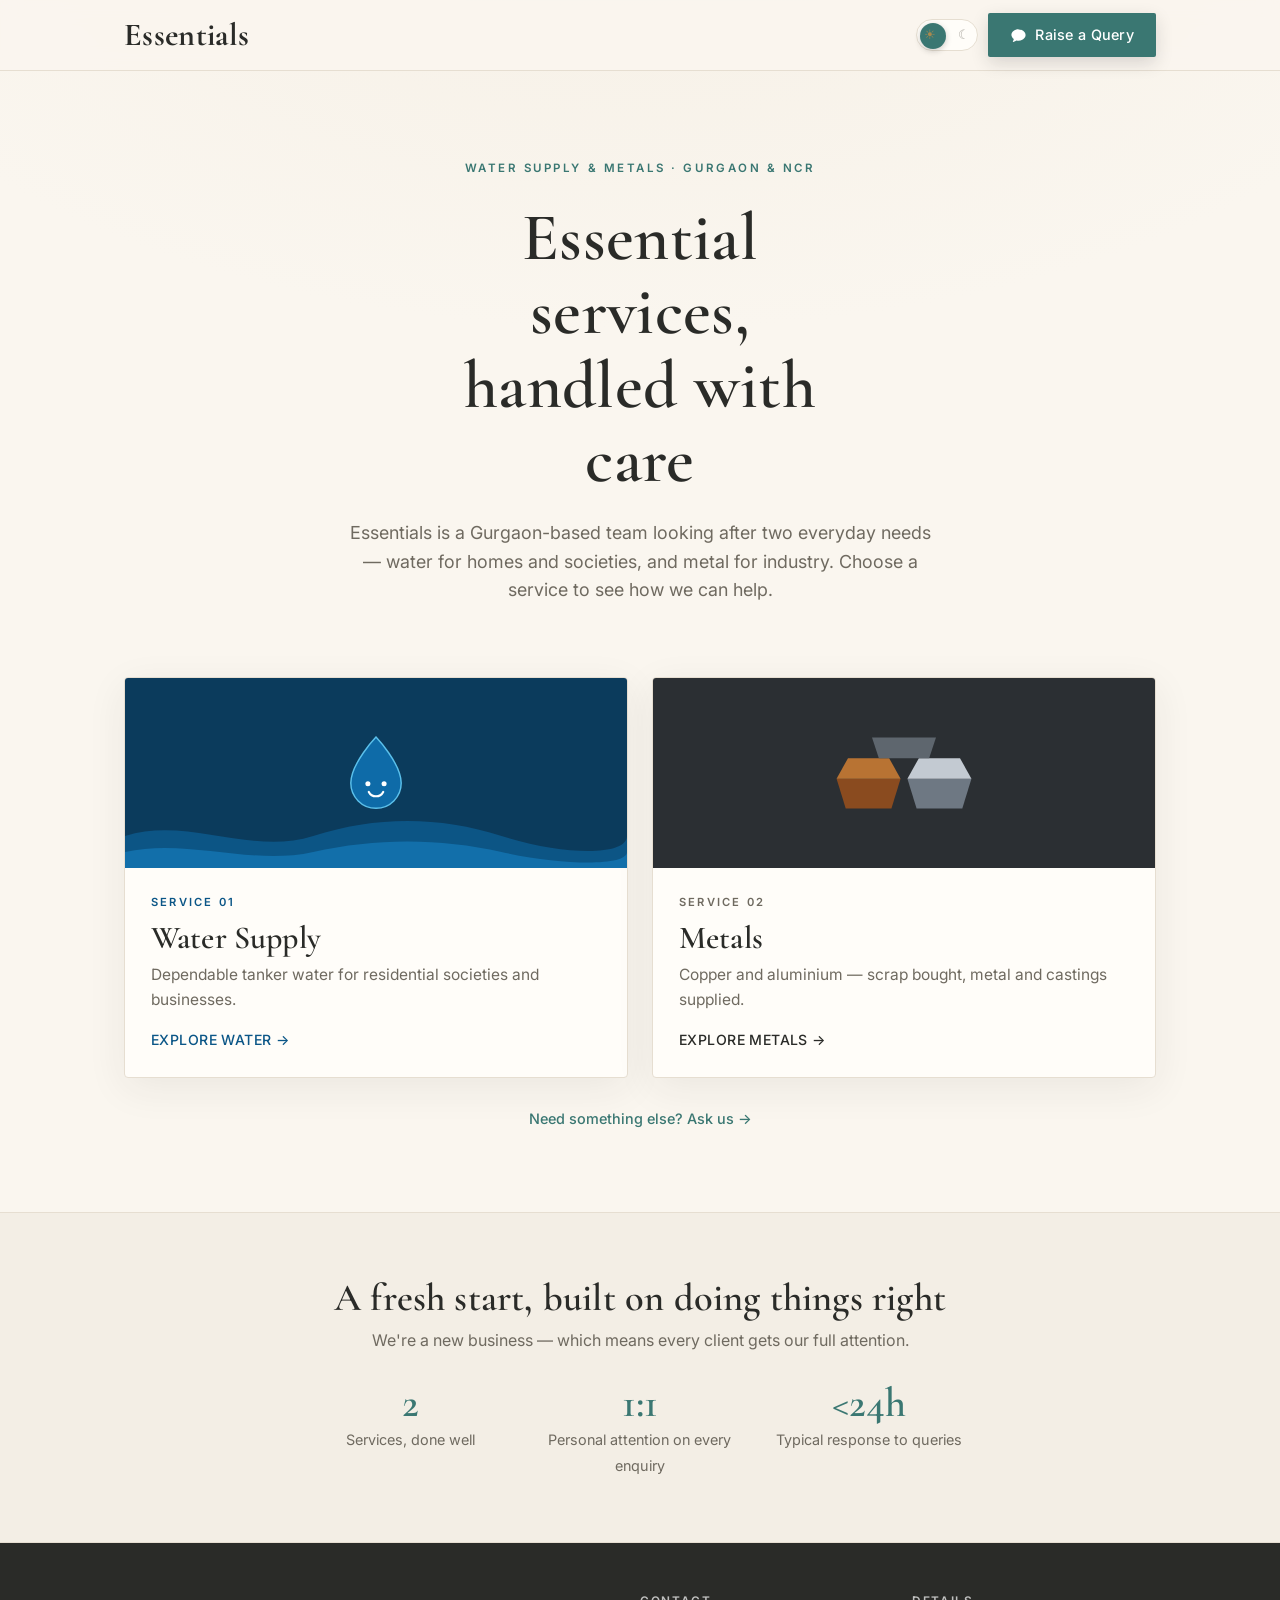
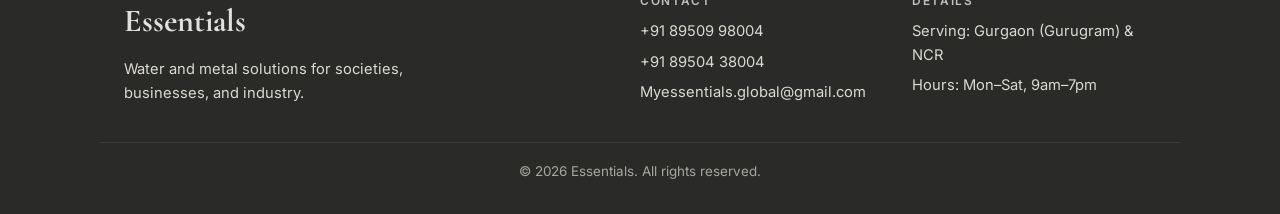
<file: index.html>
<!DOCTYPE html>
<html lang="en-IN">
<head>
<meta charset="UTF-8" />
<meta name="viewport" content="width=device-width, initial-scale=1.0" />
<script>
  /* Before paint: apply saved theme (no flash) and skip the splash for returning visitors. */
  (function(){var d=document.documentElement,c=document.cookie,m=c.match(/(?:^|; )theme=(dark|light)/);d.setAttribute('data-theme',m?m[1]:'light');if(/(?:^|; )splashSeen=1/.test(c))d.classList.add('splash-seen');})();
</script>

<!-- ============ PRIMARY SEO ============ -->
<title>Essentials | Water Supply &amp; Metals in Gurgaon, NCR</title>
<meta name="description" content="Dependable tanker water supply for societies, and copper &amp; aluminium scrap buying, metal supply and castings — Essentials, Gurgaon (Gurugram) &amp; NCR." />
<meta name="robots" content="index, follow, max-image-preview:large" />
<meta name="theme-color" content="#faf6ef" />
<link rel="canonical" href="https://myessentials.co.in/" />

<!-- ============ FAVICON ============ -->
<link rel="icon" type="image/x-icon" href="/favicon.ico" />
<link rel="icon" type="image/png" sizes="32x32" href="/favicon-32x32.png" />
<link rel="icon" type="image/png" sizes="16x16" href="/favicon-16x16.png" />
<link rel="apple-touch-icon" sizes="180x180" href="/apple-touch-icon.png" />

<!-- ============ OPEN GRAPH / TWITTER ============ -->
<meta property="og:type" content="website" />
<meta property="og:site_name" content="Essentials" />
<meta property="og:title" content="Essentials | Water Supply &amp; Metals in Gurgaon" />
<meta property="og:description" content="Tanker water supply for societies, and copper &amp; aluminium for industry — across Gurgaon &amp; NCR." />
<meta property="og:url" content="https://myessentials.co.in/" />
<meta property="og:locale" content="en_IN" />
<meta property="og:image" content="https://myessentials.co.in/assets/og-image.png" />
<meta property="og:image:width" content="1200" />
<meta property="og:image:height" content="630" />
<meta property="og:image:alt" content="Essentials — water supply and metals, Gurgaon" />
<meta name="twitter:card" content="summary_large_image" />
<meta name="twitter:title" content="Essentials | Water Supply &amp; Metals in Gurgaon" />
<meta name="twitter:description" content="Tanker water supply for societies, and copper &amp; aluminium for industry — across Gurgaon &amp; NCR." />
<meta name="twitter:image" content="https://myessentials.co.in/assets/og-image.png" />

<!-- ============ STRUCTURED DATA ============ -->
<script type="application/ld+json">
{
  "@context": "https://schema.org",
  "@graph": [
    {
      "@type": "LocalBusiness",
      "@id": "https://myessentials.co.in/#business",
      "name": "Essentials",
      "description": "Tanker water supply for residential societies and businesses, and copper and aluminium scrap buying, metal supply and custom castings.",
      "url": "https://myessentials.co.in/",
      "image": "https://myessentials.co.in/assets/og-image.png",
      "logo": "https://myessentials.co.in/apple-touch-icon.png",
      "telephone": "+91-89509-98004",
      "email": "Myessentials.global@gmail.com",
      "address": { "@type": "PostalAddress", "addressLocality": "Gurugram", "addressRegion": "Haryana", "addressCountry": "IN" },
      "areaServed": [ { "@type": "City", "name": "Gurugram" }, { "@type": "AdministrativeArea", "name": "Delhi NCR" } ],
      "openingHoursSpecification": { "@type": "OpeningHoursSpecification", "dayOfWeek": ["Monday","Tuesday","Wednesday","Thursday","Friday","Saturday"], "opens": "09:00", "closes": "19:00" },
      "contactPoint": [
        { "@type": "ContactPoint", "telephone": "+91-89509-98004", "contactType": "customer service", "areaServed": "IN", "availableLanguage": ["English","Hindi"] },
        { "@type": "ContactPoint", "telephone": "+91-89504-38004", "contactType": "customer service", "areaServed": "IN", "availableLanguage": ["English","Hindi"] }
      ],
      "hasOfferCatalog": {
        "@type": "OfferCatalog",
        "name": "Services",
        "itemListElement": [
          { "@type": "Offer", "itemOffered": { "@type": "Service", "name": "Water Supply", "url": "https://myessentials.co.in/water/" } },
          { "@type": "Offer", "itemOffered": { "@type": "Service", "name": "Metals — Copper & Aluminium", "url": "https://myessentials.co.in/metals/" } }
        ]
      }
    },
    {
      "@type": "WebSite",
      "@id": "https://myessentials.co.in/#website",
      "name": "Essentials",
      "url": "https://myessentials.co.in/",
      "inLanguage": "en-IN",
      "publisher": { "@id": "https://myessentials.co.in/#business" }
    }
  ]
}
</script>

<link rel="preconnect" href="https://fonts.googleapis.com">
<link rel="preconnect" href="https://fonts.gstatic.com" crossorigin>
<link href="https://fonts.googleapis.com/css2?family=Cormorant+Garamond:wght@500;600&family=Inter:wght@400;500;600&display=swap" rel="stylesheet">
<link rel="stylesheet" href="/assets/site.css">
</head>
<body data-space="home">

<!-- ===== WELCOME GUARD SPLASH ===== -->
<div class="splash" id="splash" aria-hidden="true">
  <div class="splash-inner">
    <div class="guard">
      <svg viewBox="0 0 120 150" width="150" height="188" aria-hidden="true">
        <ellipse cx="60" cy="143" rx="30" ry="5" fill="rgba(0,0,0,.10)"/>
        <path d="M35 150c0-22 4-40 25-40s25 18 25 40z" fill="#3a7772"/>
        <path d="M60 110l-4 8 4 14 4-14z" fill="#a8894f"/>
        <circle cx="46" cy="128" r="3.4" fill="#f0d488"/>
        <path d="M37 116c-8 3-12 10-11 18" fill="none" stroke="#3a7772" stroke-width="6" stroke-linecap="round"/>
        <path d="M83 116c8 3 12 10 11 18" fill="none" stroke="#3a7772" stroke-width="6" stroke-linecap="round"/>
        <circle cx="60" cy="92" r="18" fill="#f2d5b8"/>
        <circle cx="54" cy="92" r="2" fill="#243b3a"/><circle cx="66" cy="92" r="2" fill="#243b3a"/>
        <path d="M54 99a8 8 0 0 0 12 0" fill="none" stroke="#243b3a" stroke-width="2" stroke-linecap="round"/>
        <path d="M40 82a20 20 0 0 1 40 0z" fill="#2f5f5b"/>
        <rect x="38" y="80" width="44" height="5" rx="2.5" fill="#243b3a"/>
        <circle cx="60" cy="74" r="3" fill="#f0d488"/>
      </svg>
    </div>
    <div class="splash-word">
      <span class="splash-brand">Essentials</span>
      <span class="splash-line">At your service.</span>
    </div>
  </div>
</div>

<a class="skip" href="#main">Skip to content</a>

<header class="site-header">
  <div class="wrap bar">
    <div class="bar-left">
      <a class="brand" href="/" aria-current="page">Essentials</a>
    </div>
    <div class="head-actions">
      <button class="theme-toggle" id="themeBtn" type="button" role="switch" aria-checked="false" aria-label="Switch to dark mode">
        <span class="tt-icon tt-sun" aria-hidden="true">☀</span><span class="tt-icon tt-moon" aria-hidden="true">☾</span><span class="tt-knob" aria-hidden="true"></span>
      </button>
      <button class="nav-cta" type="button" data-query="" aria-label="Raise a Query"><svg viewBox="0 0 24 24" aria-hidden="true"><path d="M12 3C6.5 3 2 6.6 2 11c0 2.4 1.3 4.5 3.4 6-.2 1.4-.9 2.6-1.4 3.4-.2.3.1.7.5.6 2-.5 3.6-1.3 4.7-2 1 .3 1.9.4 2.8.4 5.5 0 10-3.6 10-8s-4.5-8-10-8z"/></svg><span class="cta-label">Raise a Query</span></button>
    </div>
  </div>
</header>

<main id="main">
  <section class="home-hero">
    <div class="wrap">
      <span class="eyebrow">Water supply &amp; metals · Gurgaon &amp; NCR</span>
      <h1>Essential services, handled with care</h1>
      <p>Essentials is a Gurgaon-based team looking after two everyday needs — water for homes and societies, and metal for industry. Choose a service to see how we can help.</p>
    </div>
  </section>

  <section class="services" aria-label="Our services">
    <div class="wrap">
      <div class="svc-grid">
        <a class="svc-card water" href="/water/">
          <div class="svc-top water">
            <svg width="72" height="84" viewBox="0 0 40 46" fill="none" aria-hidden="true"><path d="M20 3s14 14.8 14 25.6a14 14 0 0 1-28 0C6 17.8 20 3 20 3z" fill="#0E6BA8" stroke="#5BC0EB" stroke-width=".8"/><circle cx="15.5" cy="29" r="1.4" fill="#fff"/><circle cx="24.5" cy="29" r="1.4" fill="#fff"/><path d="M16 33.5a4.5 4.5 0 0 0 8 0" stroke="#fff" stroke-width="1.2" stroke-linecap="round"/></svg>
            <svg class="wave" viewBox="0 0 600 60" preserveAspectRatio="none" aria-hidden="true"><path d="M0 28 C 75 8, 150 48, 225 28 S 375 8, 450 28 S 600 48, 600 28 V60 H0z" fill="#0E6BA8" opacity=".55"/><path d="M0 44 C 75 30, 150 58, 225 44 S 375 30, 450 44 S 600 58, 600 44 V60 H0z" fill="#1780C4" opacity=".6"/></svg>
          </div>
          <div class="svc-body">
            <span class="svc-kicker">Service 01</span>
            <h2>Water Supply</h2>
            <p>Dependable tanker water for residential societies and businesses.</p>
            <span class="svc-more">Explore water →</span>
          </div>
        </a>
        <a class="svc-card metals" href="/metals/">
          <div class="svc-top metals">
            <svg width="150" height="80" viewBox="0 0 130 70" aria-hidden="true"><path d="M6 40h56l-8 26H14z" fill="#8A4B1F"/><path d="M16 22h36l10 18H6z" fill="#B87333"/><path d="M68 40h56l-8 26H76z" fill="#6E7883"/><path d="M78 22h36l10 18H68z" fill="#C3CAD2"/><path d="M37 4h56l-6 18H43z" fill="#5E666E"/></svg>
          </div>
          <div class="svc-body">
            <span class="svc-kicker">Service 02</span>
            <h2>Metals</h2>
            <p>Copper and aluminium — scrap bought, metal and castings supplied.</p>
            <span class="svc-more">Explore metals →</span>
          </div>
        </a>
      </div>
      <p class="ask"><button class="text-link" type="button" data-query="other">Need something else? Ask us →</button></p>
    </div>
  </section>

  <section class="trust" aria-labelledby="trustTitle">
    <div class="wrap">
      <h2 id="trustTitle">A fresh start, built on doing things right</h2>
      <p>We're a new business — which means every client gets our full attention.</p>
      <div class="trust-grid">
        <div class="trust-item"><strong id="svcCount">2</strong><span>Services, done well</span></div>
        <div class="trust-item"><strong>1:1</strong><span>Personal attention on every enquiry</span></div>
        <div class="trust-item"><strong>&lt;24h</strong><span>Typical response to queries</span></div>
      </div>
    </div>
  </section>
</main>

<footer>
  <div class="wrap foot-grid">
    <div>
      <a class="foot-brand" href="/">Essentials</a>
      <p class="foot-line">Water and metal solutions for societies, businesses, and industry.</p>
    </div>
    <div><h2>Contact</h2><address><a href="tel:+918950998004">+91 89509 98004</a><a href="tel:+918950438004">+91 89504 38004</a><a href="mailto:Myessentials.global@gmail.com">Myessentials.global@gmail.com</a></address></div>
    <div><h2>Details</h2><p class="foot-detail">Serving: Gurgaon (Gurugram) &amp; NCR</p><p class="foot-detail">Hours: Mon–Sat, 9am–7pm</p></div>
  </div>
  <div class="wrap foot-bottom">© 2026 Essentials. All rights reserved.</div>
</footer>

<script src="/assets/site.js" defer></script>
</body>
</html>
</file>
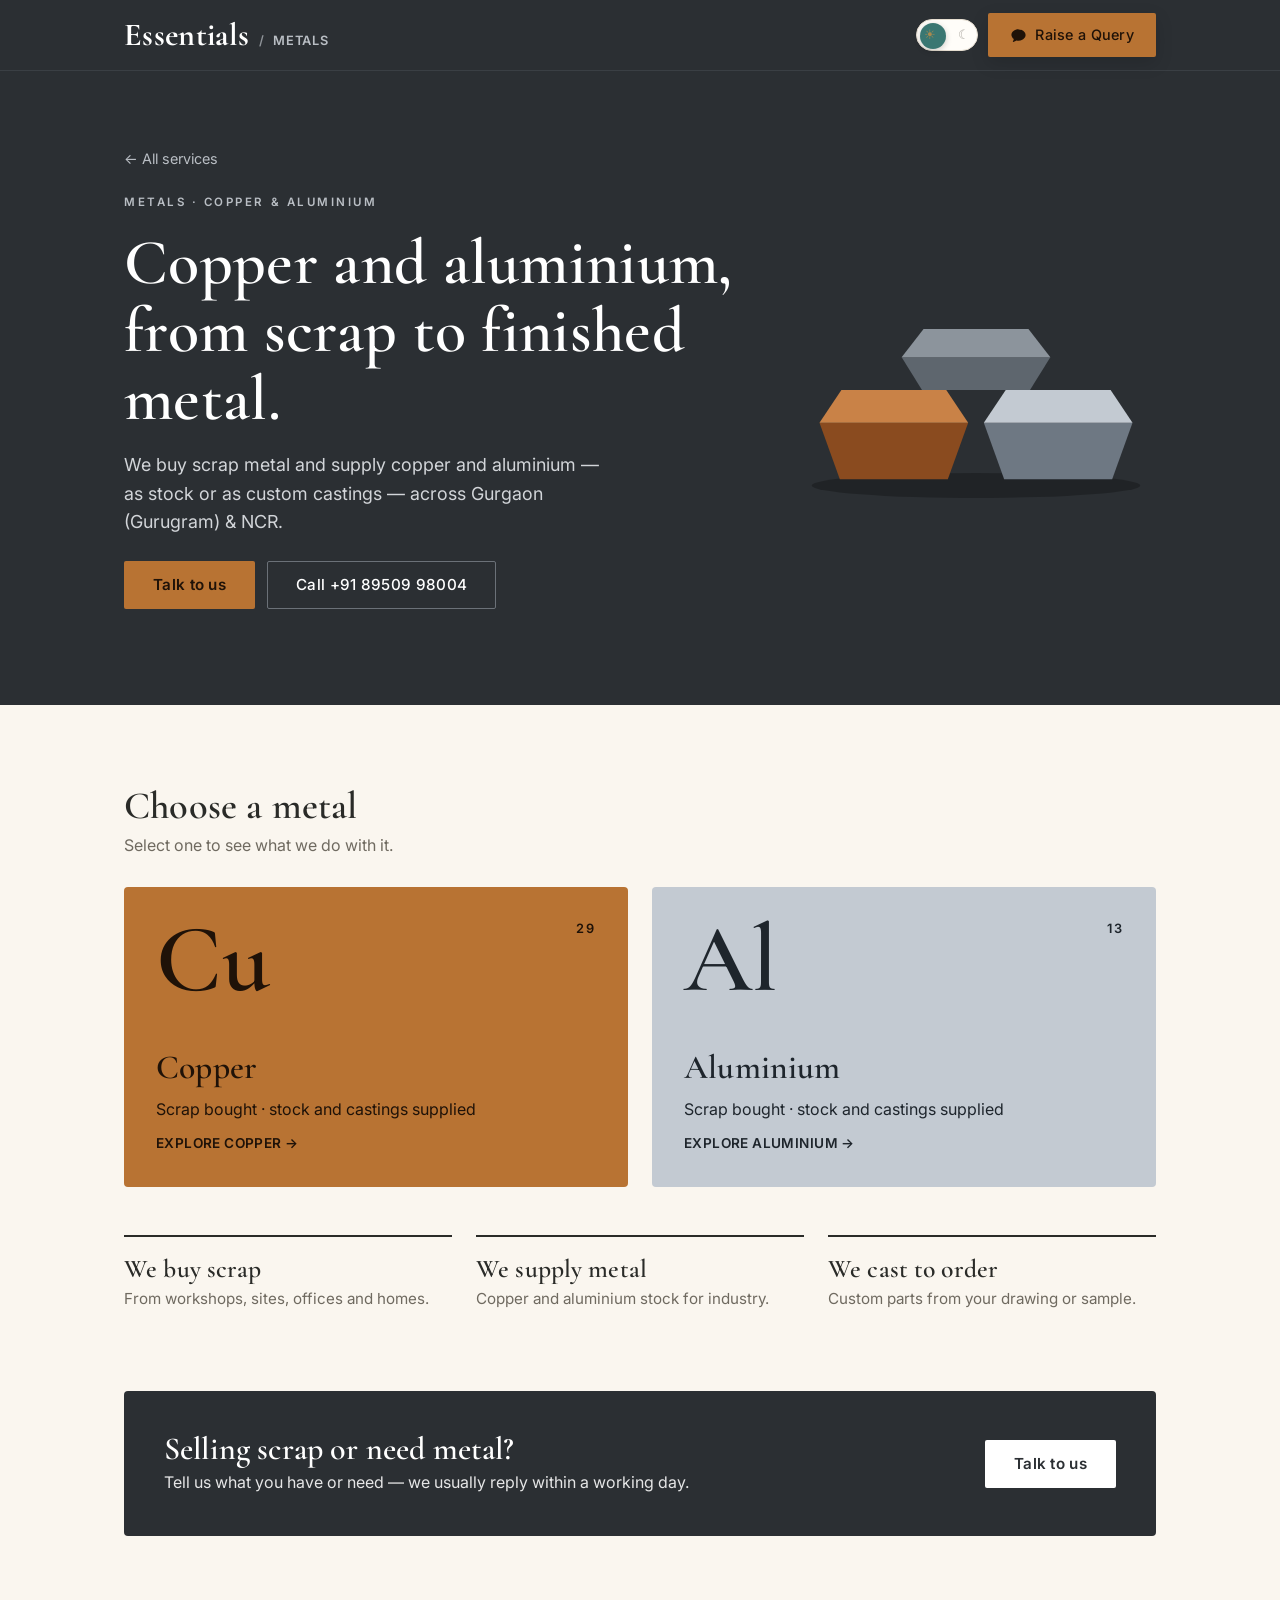
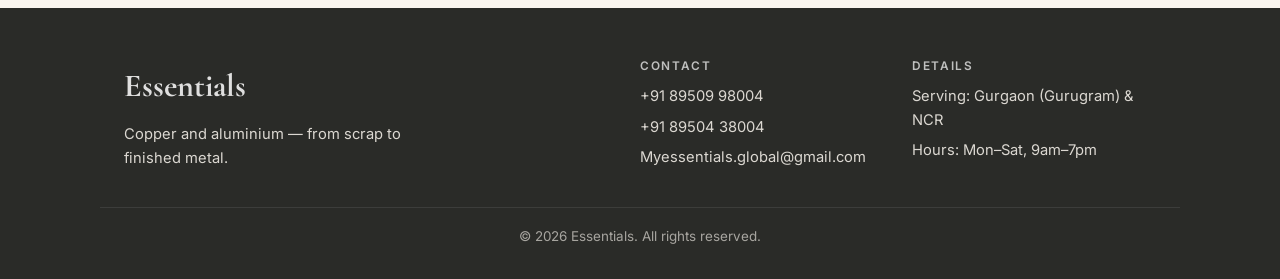
<file: metals/index.html>
<!DOCTYPE html>
<html lang="en-IN">
<head>
<meta charset="UTF-8" />
<meta name="viewport" content="width=device-width, initial-scale=1.0" />
<script>
  (function(){var d=document.documentElement,m=document.cookie.match(/(?:^|; )theme=(dark|light)/);d.setAttribute('data-theme',m?m[1]:'light');})();
</script>

<!-- ============ PRIMARY SEO ============ -->
<title>Copper &amp; Aluminium Scrap, Metal &amp; Castings | Essentials</title>
<meta name="description" content="We buy copper and aluminium scrap and supply metal stock and custom castings to industry across Gurgaon (Gurugram) &amp; NCR. Talk to Essentials today." />
<meta name="robots" content="index, follow, max-image-preview:large" />
<meta name="theme-color" content="#2B2F33" />
<link rel="canonical" href="https://myessentials.co.in/metals/" />

<link rel="icon" type="image/x-icon" href="/favicon.ico" />
<link rel="icon" type="image/png" sizes="32x32" href="/favicon-32x32.png" />
<link rel="icon" type="image/png" sizes="16x16" href="/favicon-16x16.png" />
<link rel="apple-touch-icon" sizes="180x180" href="/apple-touch-icon.png" />

<meta property="og:type" content="website" />
<meta property="og:site_name" content="Essentials" />
<meta property="og:title" content="Copper &amp; Aluminium Scrap, Metal &amp; Castings | Essentials" />
<meta property="og:description" content="Copper and aluminium — scrap bought, metal stock and custom castings supplied across Gurgaon &amp; NCR." />
<meta property="og:url" content="https://myessentials.co.in/metals/" />
<meta property="og:locale" content="en_IN" />
<meta property="og:image" content="https://myessentials.co.in/assets/og-image.png" />
<meta property="og:image:width" content="1200" />
<meta property="og:image:height" content="630" />
<meta property="og:image:alt" content="Essentials metals — copper and aluminium, Gurgaon" />
<meta name="twitter:card" content="summary_large_image" />
<meta name="twitter:title" content="Copper &amp; Aluminium Scrap, Metal &amp; Castings | Essentials" />
<meta name="twitter:description" content="Copper and aluminium — scrap bought, metal stock and custom castings supplied across Gurgaon &amp; NCR." />
<meta name="twitter:image" content="https://myessentials.co.in/assets/og-image.png" />

<script type="application/ld+json">
{
  "@context": "https://schema.org",
  "@graph": [
    {
      "@type": "LocalBusiness",
      "@id": "https://myessentials.co.in/#business",
      "name": "Essentials",
      "url": "https://myessentials.co.in/",
      "telephone": "+91-89509-98004",
      "email": "Myessentials.global@gmail.com",
      "address": { "@type": "PostalAddress", "addressLocality": "Gurugram", "addressRegion": "Haryana", "addressCountry": "IN" }
    },
    {
      "@type": "Service",
      "@id": "https://myessentials.co.in/metals/#service",
      "name": "Copper and aluminium — scrap buying, metal supply and castings",
      "serviceType": "Metal recycling and supply",
      "description": "We buy copper and aluminium scrap and supply copper and aluminium stock and custom castings to industry.",
      "url": "https://myessentials.co.in/metals/",
      "provider": { "@id": "https://myessentials.co.in/#business" },
      "areaServed": [ { "@type": "City", "name": "Gurugram" }, { "@type": "AdministrativeArea", "name": "Delhi NCR" } ],
      "hasOfferCatalog": {
        "@type": "OfferCatalog",
        "name": "Metals",
        "itemListElement": [
          { "@type": "Offer", "itemOffered": { "@type": "Service", "name": "Copper", "url": "https://myessentials.co.in/metals/copper/" } },
          { "@type": "Offer", "itemOffered": { "@type": "Service", "name": "Aluminium", "url": "https://myessentials.co.in/metals/aluminium/" } }
        ]
      }
    },
    {
      "@type": "BreadcrumbList",
      "itemListElement": [
        { "@type": "ListItem", "position": 1, "name": "Home", "item": "https://myessentials.co.in/" },
        { "@type": "ListItem", "position": 2, "name": "Metals", "item": "https://myessentials.co.in/metals/" }
      ]
    }
  ]
}
</script>

<link rel="preconnect" href="https://fonts.googleapis.com">
<link rel="preconnect" href="https://fonts.gstatic.com" crossorigin>
<link href="https://fonts.googleapis.com/css2?family=Cormorant+Garamond:wght@500;600&family=Inter:wght@400;500;600&display=swap" rel="stylesheet">
<link rel="stylesheet" href="/assets/site.css">
</head>
<body data-space="metals">

<a class="skip" href="#main">Skip to content</a>

<header class="site-header">
  <div class="wrap bar">
    <div class="bar-left">
      <a class="brand" href="/">Essentials</a>
      <nav class="crumbs" aria-label="Breadcrumb"><ol><li aria-current="page">Metals</li></ol></nav>
    </div>
    <div class="head-actions">
      <button class="theme-toggle" id="themeBtn" type="button" role="switch" aria-checked="false" aria-label="Switch to dark mode">
        <span class="tt-icon tt-sun" aria-hidden="true">☀</span><span class="tt-icon tt-moon" aria-hidden="true">☾</span><span class="tt-knob" aria-hidden="true"></span>
      </button>
      <button class="nav-cta" type="button" data-query="" aria-label="Raise a Query"><svg viewBox="0 0 24 24" aria-hidden="true"><path d="M12 3C6.5 3 2 6.6 2 11c0 2.4 1.3 4.5 3.4 6-.2 1.4-.9 2.6-1.4 3.4-.2.3.1.7.5.6 2-.5 3.6-1.3 4.7-2 1 .3 1.9.4 2.8.4 5.5 0 10-3.6 10-8s-4.5-8-10-8z"/></svg><span class="cta-label">Raise a Query</span></button>
    </div>
  </div>
</header>

<main id="main">
  <section class="space-hero metals">
    <div class="wrap">
      <div class="hero-copy">
        <a class="back-link" href="/">← All services</a>
        <span class="kicker">Metals · Copper &amp; aluminium</span>
        <h1>Copper and aluminium, from scrap to finished metal.</h1>
        <p>We buy scrap metal and supply copper and aluminium — as stock or as custom castings — across Gurgaon (Gurugram) &amp; NCR.</p>
        <div class="hero-actions">
          <button class="btn btn-solid" type="button" data-query="metals">Talk to us</button>
          <a class="btn btn-line" href="tel:+918950998004">Call +91 89509 98004</a>
        </div>
      </div>
      <div class="hero-art" aria-hidden="true">
        <svg width="360" height="260" viewBox="0 0 460 330"><ellipse cx="230" cy="310" rx="210" ry="16" fill="#000" opacity=".25"/><path d="M30 230h190l-26 72H56z" fill="#8A4B1F"/><path d="M58 188h134l28 42H30z" fill="#C98247"/><path d="M240 230h190l-26 72H266z" fill="#6E7883"/><path d="M268 188h134l28 42H240z" fill="#C3CAD2"/><path d="M135 146h190l-26 42H161z" fill="#5E666E"/><path d="M163 110h134l28 36H135z" fill="#8C949C"/></svg>
      </div>
    </div>
  </section>

  <section class="section" aria-labelledby="chooseTitle">
    <div class="wrap">
      <h2 id="chooseTitle">Choose a metal</h2>
      <p class="lede">Select one to see what we do with it.</p>
      <div class="metal-grid">
        <a class="metal-tile copper" href="/metals/copper/">
          <span class="mt-top"><span class="mt-sym" aria-hidden="true">Cu</span><span class="mt-num" aria-hidden="true">29</span></span>
          <h3>Copper</h3>
          <span>Scrap bought · stock and castings supplied</span>
          <span class="mt-more">Explore copper →</span>
        </a>
        <a class="metal-tile aluminium" href="/metals/aluminium/">
          <span class="mt-top"><span class="mt-sym" aria-hidden="true">Al</span><span class="mt-num" aria-hidden="true">13</span></span>
          <h3>Aluminium</h3>
          <span>Scrap bought · stock and castings supplied</span>
          <span class="mt-more">Explore aluminium →</span>
        </a>
      </div>
      <div class="do-grid">
        <div><h3>We buy scrap</h3><p>From workshops, sites, offices and homes.</p></div>
        <div><h3>We supply metal</h3><p>Copper and aluminium stock for industry.</p></div>
        <div><h3>We cast to order</h3><p>Custom parts from your drawing or sample.</p></div>
      </div>
    </div>
  </section>

  <div class="wrap">
    <section class="cta-band metals" aria-labelledby="metalsCta">
      <div>
        <h2 id="metalsCta">Selling scrap or need metal?</h2>
        <p>Tell us what you have or need — we usually reply within a working day.</p>
      </div>
      <button class="btn btn-solid" type="button" data-query="metals">Talk to us</button>
    </section>
  </div>
</main>

<footer>
  <div class="wrap foot-grid">
    <div>
      <a class="foot-brand" href="/">Essentials</a>
      <p class="foot-line">Copper and aluminium — from scrap to finished metal.</p>
    </div>
    <div><h2>Contact</h2><address><a href="tel:+918950998004">+91 89509 98004</a><a href="tel:+918950438004">+91 89504 38004</a><a href="mailto:Myessentials.global@gmail.com">Myessentials.global@gmail.com</a></address></div>
    <div><h2>Details</h2><p class="foot-detail">Serving: Gurgaon (Gurugram) &amp; NCR</p><p class="foot-detail">Hours: Mon–Sat, 9am–7pm</p></div>
  </div>
  <div class="wrap foot-bottom">© 2026 Essentials. All rights reserved.</div>
</footer>

<script src="/assets/site.js" defer></script>
</body>
</html>
</file>
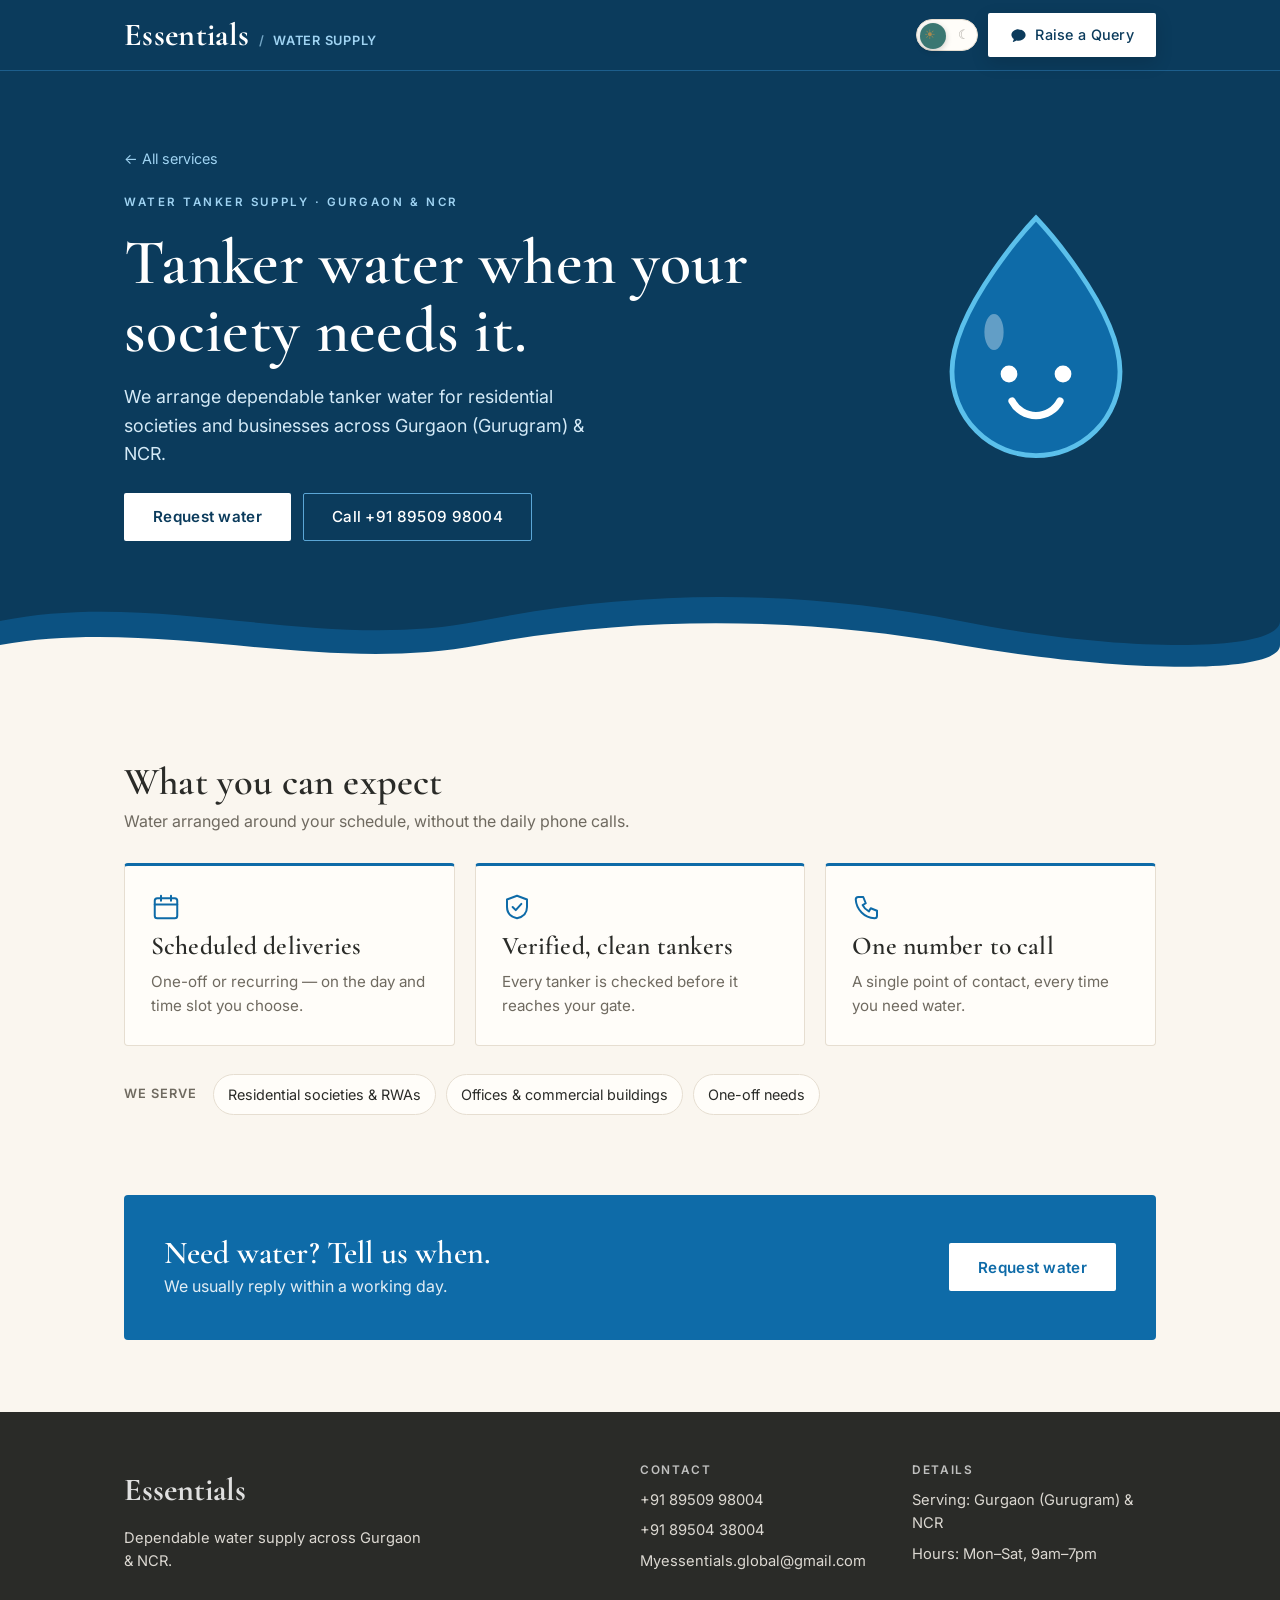
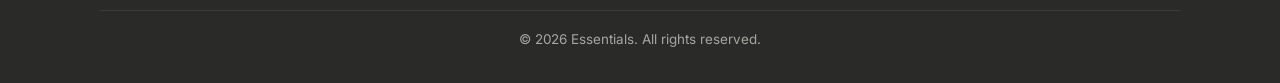
<file: water/index.html>
<!DOCTYPE html>
<html lang="en-IN">
<head>
<meta charset="UTF-8" />
<meta name="viewport" content="width=device-width, initial-scale=1.0" />
<script>
  (function(){var d=document.documentElement,m=document.cookie.match(/(?:^|; )theme=(dark|light)/);d.setAttribute('data-theme',m?m[1]:'light');})();
</script>

<!-- ============ PRIMARY SEO ============ -->
<title>Water Tanker Supply for Societies in Gurgaon | Essentials</title>
<meta name="description" content="Scheduled tanker water for residential societies, RWAs, offices and businesses across Gurgaon (Gurugram) &amp; NCR. Verified, clean tankers and one number to call." />
<meta name="robots" content="index, follow, max-image-preview:large" />
<meta name="theme-color" content="#0B3B5C" />
<link rel="canonical" href="https://myessentials.co.in/water/" />

<link rel="icon" type="image/x-icon" href="/favicon.ico" />
<link rel="icon" type="image/png" sizes="32x32" href="/favicon-32x32.png" />
<link rel="icon" type="image/png" sizes="16x16" href="/favicon-16x16.png" />
<link rel="apple-touch-icon" sizes="180x180" href="/apple-touch-icon.png" />

<meta property="og:type" content="website" />
<meta property="og:site_name" content="Essentials" />
<meta property="og:title" content="Water Tanker Supply for Societies in Gurgaon | Essentials" />
<meta property="og:description" content="Scheduled, verified tanker water for societies and businesses across Gurgaon &amp; NCR." />
<meta property="og:url" content="https://myessentials.co.in/water/" />
<meta property="og:locale" content="en_IN" />
<meta property="og:image" content="https://myessentials.co.in/assets/og-image.png" />
<meta property="og:image:width" content="1200" />
<meta property="og:image:height" content="630" />
<meta property="og:image:alt" content="Essentials water supply, Gurgaon" />
<meta name="twitter:card" content="summary_large_image" />
<meta name="twitter:title" content="Water Tanker Supply for Societies in Gurgaon | Essentials" />
<meta name="twitter:description" content="Scheduled, verified tanker water for societies and businesses across Gurgaon &amp; NCR." />
<meta name="twitter:image" content="https://myessentials.co.in/assets/og-image.png" />

<script type="application/ld+json">
{
  "@context": "https://schema.org",
  "@graph": [
    {
      "@type": "LocalBusiness",
      "@id": "https://myessentials.co.in/#business",
      "name": "Essentials",
      "url": "https://myessentials.co.in/",
      "telephone": "+91-89509-98004",
      "email": "Myessentials.global@gmail.com",
      "address": { "@type": "PostalAddress", "addressLocality": "Gurugram", "addressRegion": "Haryana", "addressCountry": "IN" }
    },
    {
      "@type": "Service",
      "@id": "https://myessentials.co.in/water/#service",
      "name": "Water tanker supply",
      "serviceType": "Water supply",
      "description": "Scheduled tanker water deliveries for residential societies, RWAs, offices and businesses, using verified, clean tankers.",
      "url": "https://myessentials.co.in/water/",
      "provider": { "@id": "https://myessentials.co.in/#business" },
      "areaServed": [ { "@type": "City", "name": "Gurugram" }, { "@type": "AdministrativeArea", "name": "Delhi NCR" } ],
      "audience": { "@type": "Audience", "audienceType": "Residential societies, RWAs, offices and businesses" }
    },
    {
      "@type": "BreadcrumbList",
      "itemListElement": [
        { "@type": "ListItem", "position": 1, "name": "Home", "item": "https://myessentials.co.in/" },
        { "@type": "ListItem", "position": 2, "name": "Water Supply", "item": "https://myessentials.co.in/water/" }
      ]
    }
  ]
}
</script>

<link rel="preconnect" href="https://fonts.googleapis.com">
<link rel="preconnect" href="https://fonts.gstatic.com" crossorigin>
<link href="https://fonts.googleapis.com/css2?family=Cormorant+Garamond:wght@500;600&family=Inter:wght@400;500;600&display=swap" rel="stylesheet">
<link rel="stylesheet" href="/assets/site.css">
</head>
<body data-space="water">

<a class="skip" href="#main">Skip to content</a>

<header class="site-header">
  <div class="wrap bar">
    <div class="bar-left">
      <a class="brand" href="/">Essentials</a>
      <nav class="crumbs" aria-label="Breadcrumb"><ol><li aria-current="page"><span class="crumb-long">Water Supply</span><span class="crumb-short">Water</span></li></ol></nav>
    </div>
    <div class="head-actions">
      <button class="theme-toggle" id="themeBtn" type="button" role="switch" aria-checked="false" aria-label="Switch to dark mode">
        <span class="tt-icon tt-sun" aria-hidden="true">☀</span><span class="tt-icon tt-moon" aria-hidden="true">☾</span><span class="tt-knob" aria-hidden="true"></span>
      </button>
      <button class="nav-cta" type="button" data-query="" aria-label="Raise a Query"><svg viewBox="0 0 24 24" aria-hidden="true"><path d="M12 3C6.5 3 2 6.6 2 11c0 2.4 1.3 4.5 3.4 6-.2 1.4-.9 2.6-1.4 3.4-.2.3.1.7.5.6 2-.5 3.6-1.3 4.7-2 1 .3 1.9.4 2.8.4 5.5 0 10-3.6 10-8s-4.5-8-10-8z"/></svg><span class="cta-label">Raise a Query</span></button>
    </div>
  </div>
</header>

<main id="main">
  <section class="space-hero water">
    <div class="wrap">
      <div class="hero-copy">
        <a class="back-link" href="/">← All services</a>
        <span class="kicker">Water tanker supply · Gurgaon &amp; NCR</span>
        <h1>Tanker water when your society needs it.</h1>
        <p>We arrange dependable tanker water for residential societies and businesses across Gurgaon (Gurugram) &amp; NCR.</p>
        <div class="hero-actions">
          <button class="btn btn-solid" type="button" data-query="water">Request water</button>
          <a class="btn btn-line" href="tel:+918950998004">Call +91 89509 98004</a>
        </div>
      </div>
      <div class="hero-art" aria-hidden="true">
        <svg width="240" height="276" viewBox="0 0 40 46" fill="none"><path d="M20 3s14 14.8 14 25.6a14 14 0 0 1-28 0C6 17.8 20 3 20 3z" fill="#0E6BA8" stroke="#5BC0EB" stroke-width=".8"/><circle cx="15.5" cy="29" r="1.4" fill="#fff"/><circle cx="24.5" cy="29" r="1.4" fill="#fff"/><path d="M16 33.5a4.5 4.5 0 0 0 8 0" stroke="#fff" stroke-width="1.2" stroke-linecap="round"/><ellipse cx="13" cy="22" rx="1.6" ry="3" fill="#fff" opacity=".35"/></svg>
      </div>
    </div>
    <svg class="wave" viewBox="0 0 1440 100" preserveAspectRatio="none" aria-hidden="true"><path d="M0 40 C 180 8, 360 72, 540 40 S 900 8, 1080 40 S 1440 72, 1440 40 V100 H0z" fill="#0E6BA8" opacity=".5"/><path class="wave-page" d="M0 64 C 180 36, 360 94, 540 64 S 900 36, 1080 64 S 1440 94, 1440 64 V100 H0z"/></svg>
  </section>

  <section class="section accent-water" aria-labelledby="expectTitle">
    <div class="wrap">
      <h2 id="expectTitle">What you can expect</h2>
      <p class="lede">Water arranged around your schedule, without the daily phone calls.</p>
      <div class="card-grid">
        <div class="feature">
          <svg viewBox="0 0 24 24" fill="none" stroke="currentColor" stroke-width="1.6" stroke-linecap="round" stroke-linejoin="round" aria-hidden="true"><rect x="3" y="5" width="18" height="16" rx="2"/><path d="M3 10h18M8 3v4M16 3v4"/></svg>
          <h3>Scheduled deliveries</h3>
          <p>One-off or recurring — on the day and time slot you choose.</p>
        </div>
        <div class="feature">
          <svg viewBox="0 0 24 24" fill="none" stroke="currentColor" stroke-width="1.6" stroke-linecap="round" stroke-linejoin="round" aria-hidden="true"><path d="M12 3l8 3v6c0 5-3.5 8-8 9-4.5-1-8-4-8-9V6z"/><path d="M8.5 12l2.5 2.5 4.5-5"/></svg>
          <h3>Verified, clean tankers</h3>
          <p>Every tanker is checked before it reaches your gate.</p>
        </div>
        <div class="feature">
          <svg viewBox="0 0 24 24" fill="none" stroke="currentColor" stroke-width="1.6" stroke-linecap="round" stroke-linejoin="round" aria-hidden="true"><path d="M5 4h4l2 5-2.5 1.5a11 11 0 0 0 5 5L15 13l5 2v4a2 2 0 0 1-2 2A16 16 0 0 1 3 6a2 2 0 0 1 2-2"/></svg>
          <h3>One number to call</h3>
          <p>A single point of contact, every time you need water.</p>
        </div>
      </div>
      <div class="chips">
        <span class="chips-label">We serve</span>
        <ul>
          <li>Residential societies &amp; RWAs</li>
          <li>Offices &amp; commercial buildings</li>
          <li>One-off needs</li>
        </ul>
      </div>
    </div>
  </section>

  <div class="wrap">
    <section class="cta-band water" aria-labelledby="waterCta">
      <div>
        <h2 id="waterCta">Need water? Tell us when.</h2>
        <p>We usually reply within a working day.</p>
      </div>
      <button class="btn btn-solid" type="button" data-query="water">Request water</button>
    </section>
  </div>
</main>

<footer>
  <div class="wrap foot-grid">
    <div>
      <a class="foot-brand" href="/">Essentials</a>
      <p class="foot-line">Dependable water supply across Gurgaon &amp; NCR.</p>
    </div>
    <div><h2>Contact</h2><address><a href="tel:+918950998004">+91 89509 98004</a><a href="tel:+918950438004">+91 89504 38004</a><a href="mailto:Myessentials.global@gmail.com">Myessentials.global@gmail.com</a></address></div>
    <div><h2>Details</h2><p class="foot-detail">Serving: Gurgaon (Gurugram) &amp; NCR</p><p class="foot-detail">Hours: Mon–Sat, 9am–7pm</p></div>
  </div>
  <div class="wrap foot-bottom">© 2026 Essentials. All rights reserved.</div>
</footer>

<script src="/assets/site.js" defer></script>
</body>
</html>
</file>
<file: assets/site.css>
/* ============================================================
   ESSENTIALS — shared styles for every page
   Original warm-ivory theme + a colour "space" per service:
   water (blue), metals (graphite), copper, aluminium.
   ============================================================ */
:root, [data-theme="light"]{
  --ink:#2a2b28; --ink-soft:#6f6a60; --brand:#3a7772; --brand-deep:#2f5f5b; --gold:#a8894f;
  --stone:#f3eee5; --paper:#faf6ef; --paper-2:#f6f0e6; --line:#e6ded1; --card:#fffdf9; --field:#faf6ef;
  --shadow:0 10px 40px rgba(42,43,40,.07);
  --water-link:#0B5687; --copper-link:#8A4B1F; --alu-link:#3D4852;
  --foot-bg:#2a2b28; --foot-ink:#faf6ef;
}
[data-theme="dark"]{
  --ink:#e9e6df; --ink-soft:#a9a49a; --brand:#6ba8a2; --brand-deep:#8bc0ba; --gold:#c9a877;
  --stone:#20242a; --paper:#171b20; --paper-2:#141a1f; --line:#2b3138; --card:#1e2329; --field:#2a3138;
  --shadow:0 10px 40px rgba(0,0,0,.4);
  --water-link:#7CC8EF; --copper-link:#E8B98F; --alu-link:#D3DAE0;
  --foot-bg:#0e1215; --foot-ink:#a9a49a;
  color-scheme:dark;
}

/* Header colours per space (home uses the original ivory header) */
body{--h-bg:color-mix(in srgb, var(--paper) 90%, transparent); --h-ink:var(--ink); --h-line:var(--line); --h-crumb:var(--ink-soft); --h-cta:var(--brand); --h-cta-ink:#fff}
body[data-space="water"]{--h-bg:#0B3B5C; --h-ink:#fff; --h-line:#1D5E8C; --h-crumb:#9FD3F2; --h-cta:#fff; --h-cta-ink:#0B3B5C}
body[data-space="metals"]{--h-bg:#2B2F33; --h-ink:#fff; --h-line:#3A3F44; --h-crumb:#B9BEC4; --h-cta:#B87333; --h-cta-ink:#1F1208}
body[data-space="copper"]{--h-bg:#5A2E12; --h-ink:#fff; --h-line:#7A3F17; --h-crumb:#F0C9A6; --h-cta:#F0C9A6; --h-cta-ink:#2E1809}
body[data-space="aluminium"]{--h-bg:#3D4852; --h-ink:#fff; --h-line:#5F6B77; --h-crumb:#D3DAE0; --h-cta:#fff; --h-cta-ink:#1E252C}

*{box-sizing:border-box;margin:0;padding:0}
html{scroll-behavior:smooth}
body{
  font-family:"Inter",system-ui,-apple-system,Roboto,Arial,sans-serif;
  color:var(--ink); background:var(--paper);
  background-image:radial-gradient(1200px 600px at 50% -10%, var(--paper-2), transparent 70%);
  background-attachment:fixed; line-height:1.6; -webkit-font-smoothing:antialiased;
  transition:background .3s ease, color .3s ease;
  min-height:100vh; display:flex; flex-direction:column;
}
main{flex:1 0 auto}
img,svg{max-width:100%}
h1,h2,h3,.serif{font-family:"Cormorant Garamond",Georgia,serif;font-weight:600;line-height:1.1;letter-spacing:.005em}
.wrap{max-width:1080px;margin:0 auto;padding:0 24px}

/* Accessibility */
.skip{position:absolute;left:-999px;top:0;z-index:100;background:var(--brand);color:#fff;padding:12px 20px;border-radius:0 0 4px 0;font-weight:600;text-decoration:none}
.skip:focus{left:0}
a:focus-visible,button:focus-visible,select:focus-visible,summary:focus-visible,[tabindex]:focus-visible{outline:3px solid var(--brand);outline-offset:3px;border-radius:2px}
.sr-only{position:absolute;width:1px;height:1px;padding:0;margin:-1px;overflow:hidden;clip:rect(0 0 0 0);white-space:nowrap;border:0}

/* ===== WELCOME GUARD SPLASH (home only) ===== */
.splash{position:fixed;inset:0;z-index:9999;display:flex;align-items:center;justify-content:center;background:linear-gradient(160deg,var(--paper),var(--stone));animation:splashOut .45s ease .95s forwards;cursor:pointer}
.splash-inner{display:flex;flex-direction:column;align-items:center;gap:18px;animation:splashPop .5s cubic-bezier(.18,.9,.32,1.4) both}
.guard{transform-origin:50% 100%;animation:guardBow .95s ease both}
.splash-word{text-align:center;line-height:1.2}
.splash-brand{display:block;font-family:"Cormorant Garamond",serif;font-weight:600;font-size:2.4rem;color:var(--ink);letter-spacing:.01em}
.splash-line{display:block;font-size:.95rem;color:var(--brand);font-weight:600;letter-spacing:.04em;opacity:0;animation:lineIn .3s ease .45s forwards}
@keyframes guardBow{0%{transform:translateY(20px);opacity:0}22%{transform:translateY(0);opacity:1}50%{transform:none}62%,78%{transform:translateY(4px) rotate(14deg)}100%{transform:none}}
@keyframes splashPop{from{opacity:0;transform:scale(.9)}to{opacity:1;transform:scale(1)}}
@keyframes splashOut{to{opacity:0;visibility:hidden;pointer-events:none}}
@keyframes lineIn{from{opacity:0;transform:translateY(6px)}to{opacity:1;transform:none}}
.splash.hide{animation:none;opacity:0;visibility:hidden;pointer-events:none}
html.splash-seen .splash{display:none}

/* ===== HEADER ===== */
.site-header{position:sticky;top:0;z-index:40;background:var(--h-bg);backdrop-filter:blur(10px);border-bottom:1px solid var(--h-line)}
.bar{display:flex;align-items:center;justify-content:space-between;height:70px;gap:10px}
.bar-left{display:flex;align-items:baseline;gap:10px;min-width:0}
.brand{font-family:"Cormorant Garamond",serif;font-weight:800;font-size:2rem;color:var(--h-ink);text-decoration:none;letter-spacing:.01em;flex:none}
.crumbs ol{list-style:none;display:flex;gap:8px;font-size:.8rem;font-weight:600;letter-spacing:.06em;text-transform:uppercase;white-space:nowrap}
.crumbs li{color:var(--h-crumb)}
.crumbs li::before{content:"/";margin-right:8px;opacity:.7}
.crumbs a{color:var(--h-crumb);text-decoration:none}
.crumbs a:hover{text-decoration:underline}
.crumb-short{display:none}
.head-actions{display:flex;align-items:center;gap:10px;flex:none}
.theme-toggle{position:relative;width:62px;height:32px;flex:none;border-radius:999px;border:1px solid var(--line);background:var(--card);cursor:pointer;padding:0;display:flex;align-items:center;justify-content:space-between}
.theme-toggle .tt-icon{width:26px;font-size:.82rem;line-height:1;text-align:center;z-index:2;pointer-events:none;transition:opacity .25s}
.theme-toggle .tt-sun{color:var(--gold)}
.theme-toggle .tt-moon{color:var(--ink-soft)}
.theme-toggle .tt-knob{position:absolute;top:3px;left:3px;width:26px;height:26px;border-radius:50%;background:var(--brand);box-shadow:0 2px 6px rgba(0,0,0,.2);transition:transform .25s ease;z-index:1}
[data-theme="dark"] .theme-toggle .tt-knob{transform:translateX(30px)}
[data-theme="dark"] .theme-toggle .tt-sun{opacity:.45}
[data-theme="light"] .theme-toggle .tt-moon{opacity:.55}
.nav-cta{background:var(--h-cta);color:var(--h-cta-ink);border:none;min-height:44px;padding:0 22px;border-radius:2px;font:500 .9rem/1 "Inter",sans-serif;letter-spacing:.02em;cursor:pointer;display:inline-flex;align-items:center;gap:8px;box-shadow:0 6px 18px rgba(0,0,0,.14);transition:transform .2s}
.nav-cta:hover{transform:translateY(-1px)}
.nav-cta svg{width:17px;height:17px;fill:currentColor}
@media (max-width:640px){
  .brand{font-size:1.65rem}
  .crumbs li:not(:last-child){display:none}
  .crumb-long{display:none}
  .crumb-short{display:inline}
  .nav-cta{padding:0 12px}
  .nav-cta .cta-label{display:none}
  /* Metal pages: drop "/ Copper" or "/ Aluminium" so the theme switch never overlaps the brand */
  body[data-space="copper"] .crumbs,body[data-space="aluminium"] .crumbs{display:none}
  .head-actions{gap:8px}
}

/* ===== BUTTONS ===== */
.btn{display:inline-flex;align-items:center;justify-content:center;min-height:48px;padding:0 28px;border-radius:2px;font:500 .95rem/1 "Inter",sans-serif;letter-spacing:.02em;text-decoration:none;cursor:pointer;transition:.2s;border:1px solid transparent}
.btn-primary{background:var(--brand);color:#fff;border-color:var(--brand)}
.btn-primary:hover{background:var(--brand-deep);border-color:var(--brand-deep)}
.btn-solid{background:var(--btn-bg);color:var(--btn-ink);font-weight:600}
.btn-solid:hover{filter:brightness(1.06);transform:translateY(-1px)}
.btn-line{border-color:var(--btn-line);color:var(--sh-ink)}
.btn-line:hover{border-color:var(--sh-ink)}
.text-link{background:none;border:0;padding:0;min-height:44px;display:inline-flex;align-items:center;font:500 .9rem "Inter",sans-serif;color:var(--brand);text-decoration:none;cursor:pointer}
.text-link:hover{text-decoration:underline}

/* ===== HOME ===== */
.home-hero{padding:88px 0 48px;text-align:center}
.home-hero .wrap{display:flex;flex-direction:column;align-items:center}
.eyebrow{display:inline-block;font-size:.72rem;font-weight:600;letter-spacing:.22em;text-transform:uppercase;color:var(--brand);margin-bottom:24px}
.home-hero h1{font-size:clamp(2.5rem,6vw,4.2rem);max-width:14ch;margin-bottom:22px}
.home-hero p{font-size:1.12rem;color:var(--ink-soft);max-width:54ch}
.services{padding:24px 0 72px}
.svc-grid{display:grid;gap:24px;grid-template-columns:1fr}
@media(min-width:720px){.svc-grid{grid-template-columns:repeat(2,1fr)}}
.svc-card{display:flex;flex-direction:column;background:var(--card);border:1px solid var(--line);border-radius:4px;box-shadow:var(--shadow);overflow:hidden;color:var(--ink);text-decoration:none;transition:transform .3s,box-shadow .3s}
.svc-card:hover{transform:translateY(-6px);box-shadow:0 18px 50px rgba(44,51,57,.12)}
.svc-top{position:relative;overflow:hidden;height:190px;display:grid;place-items:center}
.svc-top.water{background:#0B3B5C}
.svc-top.metals{background:#2B2F33}
.svc-top .wave{position:absolute;left:0;bottom:0;width:100%;height:60px}
.svc-top > svg:not(.wave){position:relative;z-index:1;transition:transform .3s cubic-bezier(.18,.9,.32,1.4)}
.svc-card:hover .svc-top > svg:not(.wave){transform:translateY(-4px) scale(1.06)}
.svc-body{padding:26px;display:flex;flex-direction:column;gap:8px}
.svc-kicker{font-size:.7rem;font-weight:600;letter-spacing:.2em;text-transform:uppercase;color:var(--ink-soft)}
.svc-body h2{font-size:2rem}
.svc-body p{color:var(--ink-soft);font-size:.97rem}
.svc-more{margin-top:8px;font-weight:500;font-size:.88rem;letter-spacing:.03em;text-transform:uppercase}
.svc-card.water .svc-more,.svc-card.water .svc-kicker{color:var(--water-link)}
.svc-card.metals .svc-more{color:var(--ink)}
.services .ask{text-align:center;margin-top:18px}

.trust{background:var(--stone);padding:64px 0;text-align:center;border-top:1px solid var(--line);border-bottom:1px solid var(--line)}
.trust h2{font-size:2.4rem;margin-bottom:8px}
.trust p{color:var(--ink-soft)}
.trust-grid{display:grid;gap:28px;grid-template-columns:1fr;max-width:660px;margin:28px auto 0}
@media(min-width:640px){.trust-grid{grid-template-columns:repeat(3,1fr)}}
.trust-item strong{display:block;font-family:"Cormorant Garamond",serif;font-weight:600;font-size:2.6rem;line-height:1.1;color:var(--brand)}
.trust-item span{color:var(--ink-soft);font-size:.9rem}

/* ===== SERVICE-SPACE HERO ===== */
.space-hero{position:relative;overflow:hidden;background:var(--sh-bg);color:var(--sh-ink);padding:48px 0 72px}
.space-hero.water{--sh-bg:#0B3B5C;--sh-ink:#fff;--sh-soft:#9FD3F2;--sh-text:#D4EAF7;--btn-bg:#fff;--btn-ink:#0B3B5C;--btn-line:#5BA6D6;padding-bottom:120px}
.space-hero.metals{--sh-bg:#2B2F33;--sh-ink:#fff;--sh-soft:#B9BEC4;--sh-text:#D2D5D9;--btn-bg:#B87333;--btn-ink:#1F1208;--btn-line:#6B7178}
.space-hero.copper{--sh-bg:#7A3F17;--sh-ink:#fff;--sh-soft:#F0C9A6;--sh-text:#F5E1D0;--btn-bg:#F0C9A6;--btn-ink:#2E1809;--btn-line:#B8703F}
.space-hero.aluminium{--sh-bg:#C3CAD2;--sh-ink:#1E252C;--sh-soft:#3D4852;--sh-text:#2C343C;--btn-bg:#3D4852;--btn-ink:#fff;--btn-line:#7F8A95}
.space-hero .wrap{position:relative;z-index:1;display:flex;flex-direction:column;gap:40px;align-items:flex-start}
.hero-copy{flex:1 1 0;display:flex;flex-direction:column;gap:18px}
.back-link{align-self:flex-start;color:var(--sh-soft);text-decoration:none;font-size:.9rem;min-height:32px;display:inline-flex;align-items:center}
.back-link:hover{text-decoration:underline}
.kicker{font-size:.72rem;font-weight:600;letter-spacing:.22em;text-transform:uppercase;color:var(--sh-soft)}
.space-hero h1{font-size:clamp(2.5rem,5vw,4rem);line-height:1.06}
.space-hero p{font-size:1.12rem;color:var(--sh-text);max-width:44ch}
.hero-actions{display:flex;flex-wrap:wrap;gap:12px;margin-top:6px}
.hero-art{display:none;flex:none}
.space-hero .wave{position:absolute;left:0;bottom:0;width:100%;height:100px}
.wave-page{fill:var(--paper)}
@media(min-width:900px){
  .space-hero{padding:72px 0 96px}
  .space-hero.water{padding-bottom:140px}
  .space-hero .wrap{flex-direction:row;align-items:center}
  .hero-art{display:block}
}
.element{width:300px;height:300px;border-radius:6px;padding:28px;display:flex;flex-direction:column;justify-content:space-between}
.element.copper{background:#B87333;color:#2E1809;box-shadow:0 30px 80px rgba(0,0,0,.35)}
.element.aluminium{background:#EEF1F4;color:#1E252C;border:1px solid #A9B3BD;box-shadow:0 30px 80px rgba(30,37,44,.2)}
.element .el-top{display:flex;justify-content:space-between;font-size:.95rem;font-weight:600}
.element .el-sym{font-family:"Cormorant Garamond",serif;font-weight:600;font-size:140px;line-height:.8}
.element .el-name{font-size:.8rem;font-weight:600;letter-spacing:.2em;text-transform:uppercase}

/* ===== SECTIONS INSIDE A SPACE ===== */
.section{padding:56px 0}
@media(min-width:720px){.section{padding:80px 0}}
.section h2{font-size:2.4rem;margin-bottom:6px}
.section .lede{color:var(--ink-soft);margin-bottom:28px}
.accent-water{--accent:#0E6BA8}
.accent-copper{--accent:#B87333}
.accent-aluminium{--accent:#7F8A95}
.card-grid{display:grid;gap:20px;grid-template-columns:1fr}
@media(min-width:720px){.card-grid{grid-template-columns:repeat(3,1fr)}}
.feature{background:var(--card);border:1px solid var(--line);border-top:3px solid var(--accent);border-radius:4px;padding:26px;display:flex;flex-direction:column;gap:10px}
.feature svg{width:30px;height:30px;color:var(--accent)}
.feature h3{font-size:1.6rem}
.feature p{color:var(--ink-soft);font-size:.95rem;flex-grow:1}
.feature .text-link{align-self:flex-start;font-weight:600;font-size:.85rem;text-transform:uppercase;letter-spacing:.03em;min-height:36px}
.accent-copper .feature .text-link{color:var(--copper-link)}
.accent-aluminium .feature .text-link{color:var(--alu-link)}
.chips{display:flex;flex-wrap:wrap;align-items:center;gap:10px;margin-top:28px}
.chips-label{font-size:.8rem;font-weight:600;letter-spacing:.08em;text-transform:uppercase;color:var(--ink-soft);margin-right:6px}
.chips li{list-style:none;border:1px solid var(--line);background:var(--card);padding:8px 14px;border-radius:999px;font-size:.9rem}
.chips ul{display:contents}

.cta-band{background:var(--band);color:#fff;border-radius:4px;padding:40px;display:flex;flex-direction:column;align-items:flex-start;gap:20px;margin-bottom:72px}
.cta-band h2{font-size:2rem;margin-bottom:4px}
.cta-band p{opacity:.88}
.cta-band .btn-solid{--btn-bg:#fff;--btn-ink:var(--band)}
.cta-band.water{--band:#0E6BA8}
.cta-band.metals{--band:#2B2F33}
.cta-band.copper{--band:#8A4B1F}
.cta-band.aluminium{--band:#3D4852}
@media(min-width:720px){.cta-band{flex-direction:row;align-items:center;justify-content:space-between}}

.metal-grid{display:grid;gap:24px;grid-template-columns:1fr}
@media(min-width:720px){.metal-grid{grid-template-columns:repeat(2,1fr)}}
.metal-tile{display:flex;flex-direction:column;gap:10px;min-height:230px;padding:32px;border-radius:4px;text-decoration:none;transition:transform .3s,box-shadow .3s}
@media(min-width:720px){.metal-tile{min-height:300px}}
.metal-tile:hover{transform:translateY(-6px);box-shadow:0 18px 50px rgba(0,0,0,.18)}
.metal-tile.copper{background:#B87333;color:#1F1208}
.metal-tile.aluminium{background:#C3CAD2;color:#1E252C}
.metal-tile .mt-top{display:flex;justify-content:space-between;align-items:flex-start}
.metal-tile .mt-sym{font-family:"Cormorant Garamond",serif;font-weight:600;font-size:clamp(4.5rem,8vw,6rem);line-height:.85}
.metal-tile .mt-num{font-size:.8rem;font-weight:600;letter-spacing:.14em}
.metal-tile h3{margin-top:auto;font-size:2.1rem}
.metal-tile .mt-more{font-weight:600;font-size:.85rem;letter-spacing:.03em;text-transform:uppercase}
.do-grid{display:grid;gap:24px;grid-template-columns:1fr;margin-top:48px}
@media(min-width:720px){.do-grid{grid-template-columns:repeat(3,1fr)}}
.do-grid > div{border-top:2px solid var(--ink);padding-top:18px}
.do-grid h3{font-size:1.6rem;margin-bottom:4px}
.do-grid p{color:var(--ink-soft);font-size:.95rem}
.cross{margin-top:28px}
.cross .text-link{color:var(--ink-soft);font-size:.95rem}

/* ===== FOOTER ===== */
footer{background:var(--foot-bg);color:var(--foot-ink);padding:52px 0 32px;font-size:.92rem;margin-top:auto}
.foot-grid{display:grid;gap:28px;grid-template-columns:1fr}
@media(min-width:640px){.foot-grid{grid-template-columns:2fr 1fr 1fr}}
footer h2{color:#fff;margin-bottom:12px;font-family:"Inter",sans-serif;font-size:.74rem;text-transform:uppercase;letter-spacing:.14em;opacity:.7;font-weight:600}
footer a{color:inherit;text-decoration:none;display:block;margin-bottom:7px;opacity:.85}
footer a:hover{opacity:1;text-decoration:underline}
footer address{font-style:normal}
.foot-brand{font-family:"Cormorant Garamond",serif;font-weight:800;color:#fff;font-size:2rem;margin-bottom:12px;display:block}
.foot-line{max-width:34ch;opacity:.85}
.foot-detail{margin-bottom:7px;opacity:.85}
.foot-bottom{border-top:1px solid rgba(255,255,255,.14);margin-top:30px;padding-top:18px;text-align:center;opacity:.6;font-size:.84rem}

/* ===== QUERY MODAL ===== */
.overlay[hidden]{display:none!important}
.overlay{position:fixed;inset:0;z-index:60;background:rgba(30,35,40,.5);backdrop-filter:blur(3px);display:flex;align-items:center;justify-content:center;padding:20px}
.modal{--m-accent:var(--brand);background:var(--card);color:var(--ink);border-radius:10px;border-top:4px solid var(--m-accent);max-width:420px;width:100%;padding:26px 24px;box-shadow:0 24px 70px rgba(0,0,0,.28);animation:pop .3s ease;max-height:88vh;overflow-y:auto}
.modal[data-accent="water"]{--m-accent:#0E6BA8}
.modal[data-accent="copper"]{--m-accent:#B87333}
.modal[data-accent="aluminium"]{--m-accent:#7F8A95}
.modal[data-accent="metals"]{--m-accent:#5E666E}
@keyframes pop{from{transform:translateY(10px);opacity:0}to{transform:none;opacity:1}}
.modal h2{font-size:1.6rem;margin-bottom:4px}
.modal h2:focus{outline:none}
.modal .sub{color:var(--ink-soft);font-size:.92rem;margin-bottom:14px}
.q-select-label{display:block;font-size:.78rem;font-weight:600;letter-spacing:.04em;text-transform:uppercase;color:var(--ink-soft);margin-bottom:6px}
.q-select{width:100%;padding:12px 14px;margin-bottom:16px;border:1.5px solid var(--m-accent);border-radius:8px;background:var(--field);color:var(--ink);font:500 .95rem "Inter",sans-serif;cursor:pointer;appearance:none;-webkit-appearance:none;
  background-image:url("data:image/svg+xml,%3Csvg xmlns='http://www.w3.org/2000/svg' width='14' height='14' viewBox='0 0 24 24' fill='none' stroke='%236f6a60' stroke-width='2.6' stroke-linecap='round'%3E%3Cpath d='M6 9l6 6 6-6'/%3E%3C/svg%3E");background-repeat:no-repeat;background-position:right 14px center}
.q-select:focus{box-shadow:0 0 0 3px rgba(58,119,114,.18);outline:none}
.q-select.needs-pick{animation:nudge .4s ease}
@keyframes nudge{0%,100%{transform:none}25%{transform:translateX(-4px)}75%{transform:translateX(4px)}}
.oops{display:flex;align-items:center;gap:12px;margin:-4px 0 14px;animation:oopsIn .45s cubic-bezier(.18,.9,.32,1.4) both}
.oops[hidden]{display:none}
.oops-drop{flex:none;transform-origin:50% 100%;animation:oopsHop 1s ease-in-out .3s 2}
.oops-bubble{background:var(--card);border:1.5px solid var(--brand);color:var(--ink);font-size:.85rem;font-weight:600;line-height:1.3;padding:9px 13px;border-radius:12px 12px 12px 3px;box-shadow:0 4px 14px rgba(58,119,114,.18)}
@keyframes oopsIn{from{opacity:0;transform:translateY(6px) scale(.85)}to{opacity:1;transform:none}}
@keyframes oopsHop{0%,100%{transform:none}30%{transform:translateY(-8px)}50%{transform:none}}
.qref{background:var(--stone);border-radius:6px;padding:9px 13px;font-size:.82rem;color:var(--ink-soft);margin-bottom:16px;border:1px solid var(--line)}
.qref b{color:var(--ink);font-family:ui-monospace,monospace}
.opt-row{display:flex;gap:12px;margin-bottom:6px}
.opt-row.is-disabled .opt2{opacity:.45;pointer-events:none;filter:grayscale(.5)}
.opt2{flex:1;display:flex;flex-direction:column;align-items:center;gap:8px;border:1px solid var(--line);background:var(--card);border-radius:10px;padding:16px 10px;cursor:pointer;transition:.2s;text-decoration:none;color:var(--ink);font-family:"Inter",sans-serif}
.opt2:hover{border-color:var(--m-accent);background:var(--stone);transform:translateY(-2px)}
.opt2 img{width:28px;height:28px}
.opt2-txt{font-size:.95rem;font-weight:600}
.email-fallback{background:var(--stone);border:1px solid var(--line);border-radius:8px;padding:14px;margin:8px 0 10px;text-align:center}
.ef-note{font-size:.82rem;color:var(--ink-soft);margin-bottom:8px}
.ef-addr{font-size:.92rem;font-weight:600;word-break:break-all;margin-bottom:4px}
.ef-ref{font-size:.78rem;color:var(--ink-soft);margin-bottom:10px}
.ef-ref b{color:var(--ink);font-family:ui-monospace,monospace}
.ef-copy{background:var(--brand);color:#fff;border:none;padding:9px 18px;border-radius:6px;font:500 .85rem "Inter",sans-serif;cursor:pointer}
.modal-close{background:none;border:none;font:.9rem "Inter",sans-serif;color:var(--ink-soft);cursor:pointer;width:100%;margin-top:4px;min-height:44px}
.modal-close:hover{color:var(--ink)}

@media (prefers-reduced-motion:reduce){
  *{transition:none!important;animation:none!important}
  html{scroll-behavior:auto}
  .splash{display:none}
  .splash-line{opacity:1}
}

/* ===== METAL PRICE TREND (assets/price-trend.js) ===== */
/* Slim price bar under the header (Copper / Aluminium pages); "View trend" opens the full card */
.price-bar{--pt-up:#1A7F4B;--pt-down:#B42318;background:var(--pb-bg);color:var(--pb-ink);border-bottom:1px solid var(--pb-line)}
.price-bar[data-metal="copper"]{--pb-bg:#F6EBE1;--pb-ink:#2E1809;--pb-line:#E6CDB8;--pb-soft:#6B4A33;--pb-badge:#B87333;--pb-badge-ink:#2E1809;--pb-badge-line:#B87333}
.price-bar[data-metal="aluminium"]{--pb-bg:#EEF1F4;--pb-ink:#1E252C;--pb-line:#D3DAE0;--pb-soft:#5F6B77;--pb-badge:#FFFFFF;--pb-badge-ink:#1E252C;--pb-badge-line:#A9B3BD}
[data-theme="dark"] .price-bar{--pb-bg:#1e2329;--pb-ink:#e9e6df;--pb-line:#2b3138;--pb-soft:#a9a49a;--pt-up:#4CC38A;--pt-down:#F97066}
.price-bar-row{display:flex;flex-wrap:wrap;align-items:center;gap:8px 14px;min-height:58px;padding-block:10px}
.pb-badge{width:34px;height:34px;flex:none;border-radius:4px;padding:3px 4px;display:flex;flex-direction:column;justify-content:space-between;background:var(--pb-badge);color:var(--pb-badge-ink);border:1px solid var(--pb-badge-line)}
.pb-num{font-size:.47rem;font-weight:600;line-height:1}
.pb-sym{font-family:"Cormorant Garamond",serif;font-weight:600;font-size:1.15rem;line-height:.8}
.pb-label{font-size:.72rem;font-weight:600;letter-spacing:.14em;text-transform:uppercase}
.pb-price{font-size:1.06rem;font-weight:600;font-variant-numeric:tabular-nums}
.pb-unit{font-size:.75rem;font-weight:500;color:var(--pb-soft)}
.pb-change{font-size:.82rem;font-weight:600}
.pb-note{font-size:.78rem;color:var(--pb-soft)}
@media(max-width:719px){.pb-note{display:none}}
.pb-toggle{margin-left:auto;min-height:36px;padding:0 14px;border-radius:999px;border:1px solid currentColor;background:transparent;color:inherit;font:600 .82rem "Inter",sans-serif;cursor:pointer}
.pb-toggle:hover{background:var(--pb-line)}
.price-panel{padding:6px 0 28px}
/* Loading state: the bar is shown at once (no layout jump) with a soft placeholder */
.pb-skel{display:inline-block;width:96px;height:14px;border-radius:4px;background:var(--pb-line);vertical-align:middle;animation:pbPulse 1.2s ease-in-out infinite}
@keyframes pbPulse{50%{opacity:.45}}
.price-bar.is-loading .pb-change,.price-bar.is-loading .pb-toggle{visibility:hidden}
.price-trend{--pt-line:#A8642B;--pt-up:#1A7F4B;--pt-down:#B42318;--pt-grid:#ebe4d8;--pt-tip:#2a2b28;--pt-tip-ink:#faf6ef;
  background:var(--card);border:1px solid var(--line);border-radius:6px;padding:18px;display:flex;flex-direction:column;gap:16px}
.price-trend[data-metal="aluminium"]{--pt-line:#5F6B77}
[data-theme="dark"] .price-trend{--pt-line:#D08A4E;--pt-up:#4CC38A;--pt-down:#F97066;--pt-grid:#2b3138;--pt-tip:#e9e6df;--pt-tip-ink:#171b20}
[data-theme="dark"] .price-trend[data-metal="aluminium"]{--pt-line:#AEB8C2}
@media(min-width:720px){.price-trend{padding:28px}}
.pt-head{display:flex;flex-wrap:wrap;justify-content:space-between;align-items:flex-start;gap:14px}
.pt-title{font-size:1.65rem}
@media(min-width:720px){.pt-title{font-size:2rem}}
.pt-sub{font-size:.82rem;color:var(--ink-soft)}
.pt-pills{display:flex;gap:4px;background:var(--stone);border:1px solid var(--line);border-radius:999px;padding:3px}
.pt-pill{border:0;border-radius:999px;min-width:44px;min-height:32px;padding:0 12px;font:600 .82rem "Inter",sans-serif;background:transparent;color:var(--ink);cursor:pointer}
.pt-pill[aria-pressed="true"]{background:var(--ink);color:var(--paper)}
.pt-hero{display:flex;flex-wrap:wrap;align-items:baseline;gap:6px 14px}
.pt-price{font-size:2.5rem;font-weight:600;letter-spacing:-.02em;line-height:1;font-variant-numeric:tabular-nums}
@media(min-width:720px){.pt-price{font-size:3.25rem}}
.pt-unit{font-size:1rem;font-weight:500;color:var(--ink-soft);letter-spacing:0}
.pt-delta{font-size:.88rem;font-weight:600}
.is-up{color:var(--pt-up)} .is-down{color:var(--pt-down)}
.pt-muted{font-weight:400;color:var(--ink-soft)}
.pt-asof{margin-top:-10px;font-size:.78rem;color:var(--ink-soft)}
.pt-plot{position:relative;flex-shrink:0;height:200px;margin-bottom:22px}
@media(min-width:720px){.pt-plot{height:260px}}
.pt-plot svg{position:absolute;inset:0;width:100%;height:100%;overflow:visible}
.pt-grid{stroke:var(--pt-grid);stroke-width:1;fill:none}
.pt-area{fill:var(--pt-line);opacity:.1}
.pt-line{stroke:var(--pt-line);stroke-width:2;fill:none;stroke-linejoin:round;stroke-linecap:round}
.pt-hairline{stroke:var(--ink-soft);stroke-width:1;opacity:.6;display:none}
.pt-selline{stroke:var(--pt-line);stroke-width:1.5;display:none}
.pt-labels{position:absolute;inset:0;pointer-events:none}
.pt-ylab,.pt-xlab{position:absolute;font-size:.72rem;color:var(--ink-soft);white-space:nowrap;font-variant-numeric:tabular-nums}
.pt-ylab{left:0;transform:translateY(-50%)}
.pt-xlab{top:calc(100% + 6px)}
.pt-dot{position:absolute;width:9px;height:9px;margin:-6.5px 0 0 -6.5px;border-radius:50%;background:var(--pt-line);border:2px solid var(--card);pointer-events:none}
.pt-dot-sel{width:12px;height:12px;margin:-8px 0 0 -8px;box-shadow:0 0 0 1px var(--pt-line);display:none}
.pt-tip{position:absolute;top:-6px;display:none;pointer-events:none;background:var(--pt-tip);color:var(--pt-tip-ink);border-radius:6px;padding:6px 10px;box-shadow:0 6px 20px rgba(0,0,0,.18);white-space:nowrap}
.pt-tip strong{display:block;font-size:.88rem;font-variant-numeric:tabular-nums}
.pt-tip span{font-size:.72rem;opacity:.8}
.pt-hit{position:absolute;top:0;bottom:0;left:46px;right:6px;cursor:crosshair;border-radius:4px;touch-action:pan-y}
@media(min-width:720px){.pt-hit{left:56px}}
.pt-strip{flex-shrink:0;background:var(--stone);border:1px solid var(--line);border-radius:6px;padding:14px 16px;min-height:56px;display:grid;grid-template-columns:auto auto 1fr;align-items:center;column-gap:28px;row-gap:10px;font-size:.88rem}
.pt-strip > .pt-muted{grid-column:1/-1}
.pt-cell-right{padding-left:28px;border-left:1px solid var(--line)}
.pt-clear{justify-self:end}
@media(max-width:719px){
  .pt-strip{grid-template-columns:1fr auto}
  .pt-cell-right{grid-column:1;grid-row:2;padding-left:0;border-left:0}
  .pt-clear{grid-column:2;grid-row:1;align-self:start}
}
.pt-cell{display:flex;flex-direction:column;gap:2px}
.pt-k{font-size:.72rem;font-weight:600;letter-spacing:.06em;text-transform:uppercase;color:var(--ink-soft)}
.pt-v{font-size:1.1rem;font-weight:600;font-variant-numeric:tabular-nums}
.pt-word{font-size:.8rem;font-weight:500}
.pt-clear{background:none;border:0;min-height:36px;padding:0 4px;font:500 .82rem "Inter",sans-serif;color:var(--ink-soft);cursor:pointer}
.pt-clear:hover{color:var(--ink)}
.pt-table summary{cursor:pointer;font-size:.85rem;color:var(--ink-soft);min-height:32px;display:flex;align-items:center}
.pt-table table{width:100%;border-collapse:collapse;margin-top:8px;font-size:.88rem;font-variant-numeric:tabular-nums}
.pt-table th,.pt-table td{text-align:left;padding:8px 4px;border-bottom:1px solid var(--line)}
.pt-table th{font-size:.72rem;font-weight:600;letter-spacing:.06em;text-transform:uppercase;color:var(--ink-soft)}
.pt-table td:last-child,.pt-table th:last-child{text-align:right}
.pt-foot{font-size:.75rem;color:var(--ink-soft)}
.pt-fetched{position:relative;display:inline-block;vertical-align:middle;font-family:"Inter",sans-serif}
.pt-fetched-label{font-size:.78rem;font-weight:500;color:var(--ink-soft);letter-spacing:0;cursor:help;border-bottom:1px dotted currentColor;border-radius:0}
.pt-fetched-tip{position:absolute;left:0;top:calc(100% + 8px);z-index:5;width:max-content;max-width:240px;padding:7px 10px;border-radius:6px;background:var(--pt-tip);color:var(--pt-tip-ink);font-size:.78rem;font-weight:500;line-height:1.4;box-shadow:0 6px 20px rgba(0,0,0,.18);opacity:0;visibility:hidden;transform:translateY(-4px);transition:opacity .15s,transform .15s,visibility .15s;pointer-events:none}
.pt-fetched:hover .pt-fetched-tip,.pt-fetched-label:focus + .pt-fetched-tip{opacity:1;visibility:visible;transform:none}
</file>
